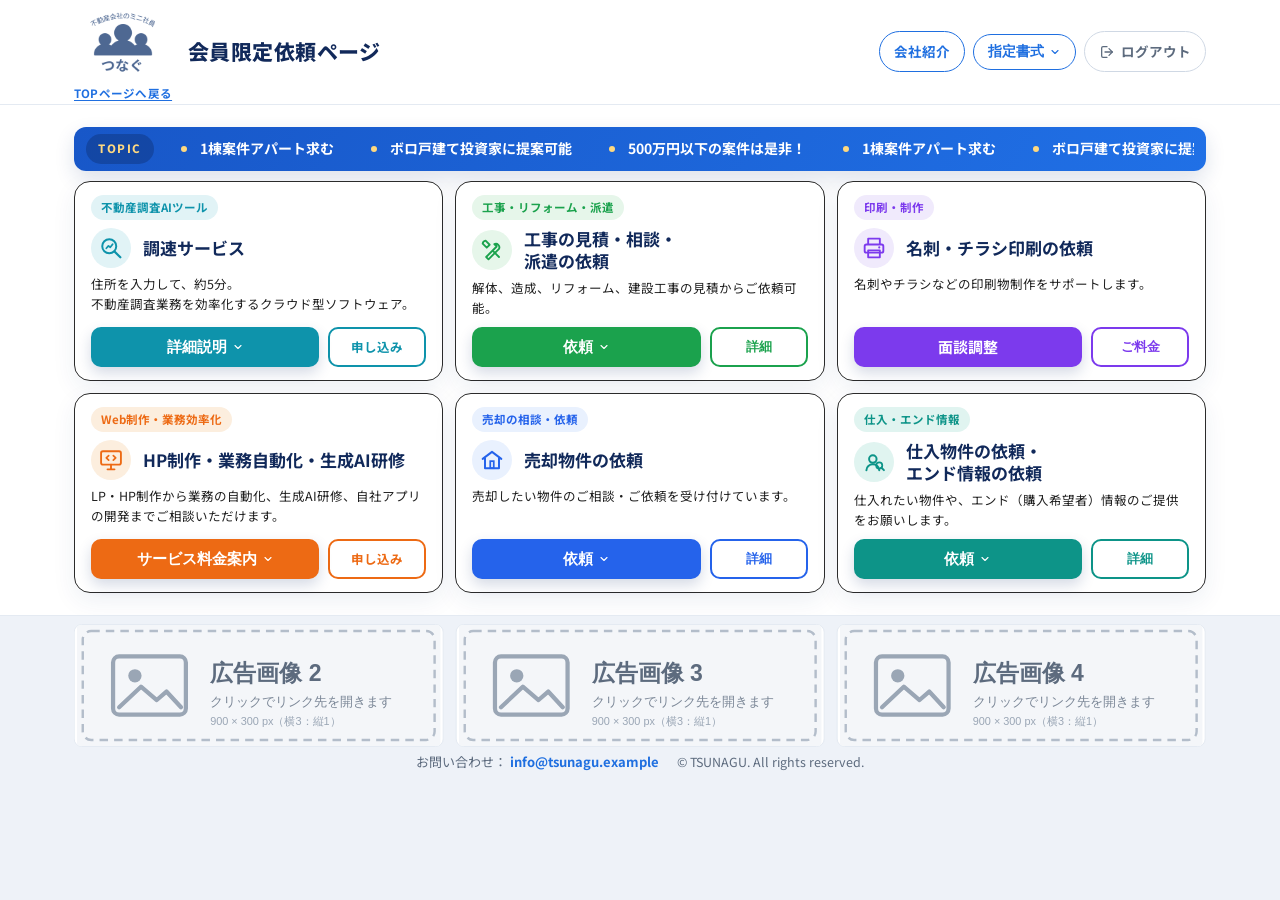
<file: index.html>
<!DOCTYPE html>
<html lang="ja">
<head>
  <meta charset="UTF-8">
  <meta name="viewport" content="width=device-width, initial-scale=1.0">
  <title>つなぐ依頼ページ | TSUNAGU MEMBER PORTAL</title>
  <meta name="description" content="つなぐ会員の皆さまからの各種ご依頼・ご相談を受け付けるページです。ご希望のメニューを選択し、必要な情報をご送信ください。">
  <link rel="preconnect" href="https://fonts.googleapis.com">
  <link rel="preconnect" href="https://fonts.gstatic.com" crossorigin>
  <link href="https://fonts.googleapis.com/css2?family=Noto+Sans+JP:wght@400;500;700;900&display=swap" rel="stylesheet">
  <link rel="stylesheet" href="assets/css/style.css">
</head>
<body>

  <!-- ヘッダー〜カード：テーマ（header.php / template-parts/content-tsunagu.php）の既定表示をそのまま描画したもの -->
  <header class="site-header">
	<div class="container site-header__inner">
		<div class="site-brand">
			<a href="index.html" class="site-logo" title="TOPページへ戻る">
				<img class="site-logo__img" src="assets/img/tsunaglogo.png" alt="つなぐ" width="500" height="500">
				<span class="site-logo__caption">TOPページへ戻る</span>
			</a>
							<h1 class="site-title">会員限定依頼ページ</h1>
					</div>
		<button type="button" class="header-toggle" aria-label="メニューを開く" aria-expanded="false" aria-controls="header-nav">
			<span class="header-toggle__bar"></span>
		</button>
		<nav class="header-actions" id="header-nav">
						<a href="#" class="btn-header btn-header--ghost" target="_blank" rel="noopener">
				<span>会社紹介</span>
			</a>
									<div class="pdf-dropdown header-dropdown">
				<button type="button" class="btn-header btn-header--ghost pdf-trigger" aria-haspopup="true" aria-expanded="false">
					<span>指定書式</span>
					<svg class="pdf-caret" viewBox="0 0 24 24" aria-hidden="true" focusable="false"><path d="M6 9l6 6 6-6" fill="none" stroke="currentColor" stroke-width="2.2" stroke-linecap="round" stroke-linejoin="round"/></svg>
				</button>
				<ul class="pdf-menu" role="menu" hidden>
											<li role="none"><a class="pdf-menu__item" role="menuitem" href="#" download>買付証明書</a></li>
											<li role="none"><a class="pdf-menu__item" role="menuitem" href="#" download>売却合意書</a></li>
									</ul>
			</div>
									<a href="#" class="btn-header btn-header--logout">
				<svg class="icon" viewBox="0 0 24 24" aria-hidden="true" focusable="false">
					<path d="M15 17l5-5-5-5" fill="none" stroke="currentColor" stroke-width="1.9" stroke-linecap="round" stroke-linejoin="round"/>
					<path d="M20 12H9" fill="none" stroke="currentColor" stroke-width="1.9" stroke-linecap="round"/>
					<path d="M12 20H6a2 2 0 0 1-2-2V6a2 2 0 0 1 2-2h6" fill="none" stroke="currentColor" stroke-width="1.9" stroke-linecap="round" stroke-linejoin="round"/>
				</svg>
				<span>ログアウト</span>
			</a>
					</nav>
	</div>
</header>

  <main>

	<!-- サービスメニュー（固定6枚） -->
	<section class="services" id="menu">
		<div class="container">

						<div class="topics" data-reveal>
				<span class="topics__label">TOPIC</span>
				<div class="topics__viewport">
					<ul class="topics__track">
													<li class="topics__item">1棟案件アパート求む</li>
													<li class="topics__item">ボロ戸建て投資家に提案可能</li>
													<li class="topics__item">500万円以下の案件は是非！</li>
											</ul>
				</div>
			</div>
			
			<div class="services__grid">
									<article class="service-card" data-theme="cyan" data-card="6" style="--sp-order:3" data-reveal>
						<span class="service-card__tag">不動産調査AIツール</span>
						<div class="service-card__head">
							<span class="service-card__icon"><svg class="icon" viewBox="0 0 24 24" aria-hidden="true" focusable="false"><circle cx="10.5" cy="10.5" r="6" fill="none" stroke="currentColor" stroke-width="1.7"/><path d="M15 15l5 5" fill="none" stroke="currentColor" stroke-width="1.9" stroke-linecap="round"/><path d="M8 12.2l1.8-2 1.6 1.2 2-2.6" fill="none" stroke="currentColor" stroke-width="1.5" stroke-linecap="round" stroke-linejoin="round"/></svg></span>
							<h3 class="service-card__title">調速サービス</h3>
						</div>
						<p class="service-card__desc">住所を入力して、約5分。<br>
不動産調査業務を効率化するクラウド型ソフトウェア。</p>
						<div class="service-card__actions actions--split">
															<div class="pdf-dropdown actions__primary">
									<button type="button" class="btn btn--solid pdf-trigger" aria-haspopup="true" aria-expanded="false">
										<span>詳細説明</span>
										<svg class="pdf-caret" viewBox="0 0 24 24" aria-hidden="true" focusable="false"><path d="M6 9l6 6 6-6" fill="none" stroke="currentColor" stroke-width="2.2" stroke-linecap="round" stroke-linejoin="round"/></svg>
									</button>
									<ul class="pdf-menu" role="menu" hidden>
																					<li role="none"><a class="pdf-menu__item" role="menuitem" href="#" target="_blank" rel="noopener">営業資料</a></li>
																					<li role="none"><a class="pdf-menu__item" role="menuitem" href="#" target="_blank" rel="noopener">LP（サービスサイト）</a></li>
																					<li role="none"><a class="pdf-menu__item" role="menuitem" href="#" target="_blank" rel="noopener">料金表（PDF）</a></li>
																			</ul>
								</div>
																						<a class="btn btn--outline actions__secondary" href="#">申し込み</a>
													</div>
											</article>
									<article class="service-card" data-theme="green" data-card="3" style="--sp-order:4" data-reveal>
						<span class="service-card__tag">工事・リフォーム・派遣</span>
						<div class="service-card__head">
							<span class="service-card__icon"><svg class="icon" viewBox="0 0 24 24" aria-hidden="true" focusable="false"><path d="M14 7a3 3 0 0 1 4 4l-9 9-2-2 9-9a1 1 0 0 0-1-1z" fill="none" stroke="currentColor" stroke-width="1.6" stroke-linejoin="round"/><path d="M6.5 4l3.5 3.5-2.5 2.5L4 6.5a3 3 0 0 1 2.5-2.5z" fill="none" stroke="currentColor" stroke-width="1.6" stroke-linejoin="round"/><path d="M13 13l5 5" fill="none" stroke="currentColor" stroke-width="1.6" stroke-linecap="round"/></svg></span>
							<h3 class="service-card__title">工事の見積・相談・<br>派遣の依頼</h3>
						</div>
						<p class="service-card__desc">解体、造成、リフォーム、建設工事の見積からご依頼可能。</p>
						<div class="service-card__actions actions--split">
															<div class="pdf-dropdown actions__primary">
									<button type="button" class="btn btn--solid pdf-trigger" aria-haspopup="true" aria-expanded="false">
										<span>依頼</span>
										<svg class="pdf-caret" viewBox="0 0 24 24" aria-hidden="true" focusable="false"><path d="M6 9l6 6 6-6" fill="none" stroke="currentColor" stroke-width="2.2" stroke-linecap="round" stroke-linejoin="round"/></svg>
									</button>
									<ul class="pdf-menu" role="menu" hidden>
																					<li role="none"><a class="pdf-menu__item" role="menuitem" href="#">工事の見積依頼</a></li>
																					<li role="none"><a class="pdf-menu__item" role="menuitem" href="#">リフォームの見積依頼</a></li>
																			</ul>
								</div>
																						<button type="button" class="btn btn--outline actions__secondary popup-trigger" data-popup="popup-c3" data-popup-title="工事・リフォーム・派遣について">詳細</button>
													</div>
												<div class="popup-content" id="popup-c3" hidden><p>つなぐ提携会社様をご紹介可能です。まずは実際の現場の見積からおつなぎ致します。</p><p>大切な弊社のパートナー企業様をおつなぎ致しますので、軽率な依頼はご遠慮ください。</p></div>
											</article>
									<article class="service-card" data-theme="purple" data-card="4" style="--sp-order:5" data-reveal>
						<span class="service-card__tag">印刷・制作</span>
						<div class="service-card__head">
							<span class="service-card__icon"><svg class="icon" viewBox="0 0 24 24" aria-hidden="true" focusable="false"><path d="M7 9V4h10v5" fill="none" stroke="currentColor" stroke-width="1.6" stroke-linejoin="round"/><rect x="4" y="9" width="16" height="7" rx="1.5" fill="none" stroke="currentColor" stroke-width="1.6"/><rect x="7" y="14" width="10" height="6" fill="none" stroke="currentColor" stroke-width="1.6" stroke-linejoin="round"/><circle cx="16.5" cy="11.5" r="0.9" fill="currentColor"/></svg></span>
							<h3 class="service-card__title">名刺・チラシ印刷の依頼</h3>
						</div>
						<p class="service-card__desc">名刺やチラシなどの印刷物制作をサポートします。</p>
						<div class="service-card__actions actions--split">
															<a class="btn btn--solid actions__primary" href="#">面談調整</a>
																						<button type="button" class="btn btn--outline actions__secondary popup-trigger" data-popup="popup-c4" data-popup-title="印刷メニュー・料金表">ご料金</button>
													</div>
												<div class="popup-content" id="popup-c4" hidden><object class="popup-pdf" data="assets/pdf/print-pricing.pdf" type="application/pdf" title="印刷メニュー・料金表"><p class="popup-note">PDFをこの場で表示できない環境のようです。下のリンクからご覧ください。</p></object><p class="popup-note"><a href="assets/pdf/print-pricing.pdf" target="_blank" rel="noopener">PDFを新しいタブで開く →</a></p></div>
											</article>
									<article class="service-card" data-theme="orange" data-card="5" style="--sp-order:6" data-reveal>
						<span class="service-card__tag">Web制作・業務効率化</span>
						<div class="service-card__head">
							<span class="service-card__icon"><svg class="icon" viewBox="0 0 24 24" aria-hidden="true" focusable="false"><rect x="3.5" y="4.5" width="17" height="11.5" rx="1.6" fill="none" stroke="currentColor" stroke-width="1.6"/><path d="M9 20h6M12 16v4" fill="none" stroke="currentColor" stroke-width="1.6" stroke-linecap="round"/><path d="M10 8.3L8 10.2l2 1.9M14 8.3l2 1.9-2 1.9" fill="none" stroke="currentColor" stroke-width="1.5" stroke-linecap="round" stroke-linejoin="round"/></svg></span>
							<h3 class="service-card__title">HP制作・業務自動化・生成AI研修</h3>
						</div>
						<p class="service-card__desc">LP・HP制作から業務の自動化、生成AI研修、自社アプリの開発までご相談いただけます。</p>
						<div class="service-card__actions actions--split">
															<div class="pdf-dropdown actions__primary">
									<button type="button" class="btn btn--solid pdf-trigger" aria-haspopup="true" aria-expanded="false">
										<span>サービス料金案内</span>
										<svg class="pdf-caret" viewBox="0 0 24 24" aria-hidden="true" focusable="false"><path d="M6 9l6 6 6-6" fill="none" stroke="currentColor" stroke-width="2.2" stroke-linecap="round" stroke-linejoin="round"/></svg>
									</button>
									<ul class="pdf-menu" role="menu" hidden>
																					<li role="none"><a class="pdf-menu__item" role="menuitem" href="#" target="_blank" rel="noopener">LP・HP掲載型</a></li>
																					<li role="none"><a class="pdf-menu__item" role="menuitem" href="#" target="_blank" rel="noopener">業務自動化の相談</a></li>
																					<li role="none"><a class="pdf-menu__item" role="menuitem" href="#" target="_blank" rel="noopener">生成AI研修の相談</a></li>
																					<li role="none"><a class="pdf-menu__item" role="menuitem" href="#" target="_blank" rel="noopener">自社アプリ開発の相談</a></li>
																			</ul>
								</div>
																						<a class="btn btn--outline actions__secondary" href="#">申し込み</a>
													</div>
											</article>
									<article class="service-card" data-theme="blue" data-card="1" style="--sp-order:1" data-reveal>
						<span class="service-card__tag">売却の相談・依頼</span>
						<div class="service-card__head">
							<span class="service-card__icon"><svg class="icon" viewBox="0 0 24 24" aria-hidden="true" focusable="false"><path d="M4 11l8-6 8 6" fill="none" stroke="currentColor" stroke-width="1.7" stroke-linecap="round" stroke-linejoin="round"/><path d="M6 10v9h12v-9" fill="none" stroke="currentColor" stroke-width="1.7" stroke-linejoin="round"/><rect x="10.5" y="13" width="3" height="6" fill="none" stroke="currentColor" stroke-width="1.5"/></svg></span>
							<h3 class="service-card__title">売却物件の依頼</h3>
						</div>
						<p class="service-card__desc">売却したい物件のご相談・ご依頼を受け付けています。</p>
						<div class="service-card__actions actions--split">
															<div class="pdf-dropdown actions__primary">
									<button type="button" class="btn btn--solid pdf-trigger" aria-haspopup="true" aria-expanded="false">
										<span>依頼</span>
										<svg class="pdf-caret" viewBox="0 0 24 24" aria-hidden="true" focusable="false"><path d="M6 9l6 6 6-6" fill="none" stroke="currentColor" stroke-width="2.2" stroke-linecap="round" stroke-linejoin="round"/></svg>
									</button>
									<ul class="pdf-menu" role="menu" hidden>
																					<li role="none"><a class="pdf-menu__item" role="menuitem" href="#">自社物件の売却依頼</a></li>
																					<li role="none"><a class="pdf-menu__item" role="menuitem" href="#">仲介物件の売却依頼</a></li>
																			</ul>
								</div>
																						<button type="button" class="btn btn--outline actions__secondary popup-trigger" data-popup="popup-c1" data-popup-title="売却のご相談について">詳細</button>
													</div>
												<div class="popup-content" id="popup-c1" hidden><p>自社物件の売却や、一般のお客様から預かった物件の売却依頼はこちらからご依頼ください。</p><ul><li>水面下で進めたい</li><li>まずは強気価格で出したい</li><li>仲介手数料を事前に定めた上で案件を出したい。</li></ul><p>など、柔軟なご依頼が可能です。</p></div>
											</article>
									<article class="service-card" data-theme="teal" data-card="2" style="--sp-order:2" data-reveal>
						<span class="service-card__tag">仕入・エンド情報</span>
						<div class="service-card__head">
							<span class="service-card__icon"><svg class="icon" viewBox="0 0 24 24" aria-hidden="true" focusable="false"><circle cx="11" cy="9.5" r="3.2" fill="none" stroke="currentColor" stroke-width="1.7"/><path d="M5.5 19c0-3 2.6-5 5.5-5s5.5 2 5.5 5" fill="none" stroke="currentColor" stroke-width="1.7" stroke-linecap="round"/><circle cx="16.5" cy="15" r="2.6" fill="none" stroke="currentColor" stroke-width="1.5"/><line x1="18.4" y1="16.9" x2="20.5" y2="19" stroke="currentColor" stroke-width="1.7" stroke-linecap="round"/></svg></span>
							<h3 class="service-card__title">仕入物件の依頼・<br>エンド情報の依頼</h3>
						</div>
						<p class="service-card__desc">仕入れたい物件や、エンド（購入希望者）情報のご提供をお願いします。</p>
						<div class="service-card__actions actions--split">
															<div class="pdf-dropdown actions__primary">
									<button type="button" class="btn btn--solid pdf-trigger" aria-haspopup="true" aria-expanded="false">
										<span>依頼</span>
										<svg class="pdf-caret" viewBox="0 0 24 24" aria-hidden="true" focusable="false"><path d="M6 9l6 6 6-6" fill="none" stroke="currentColor" stroke-width="2.2" stroke-linecap="round" stroke-linejoin="round"/></svg>
									</button>
									<ul class="pdf-menu" role="menu" hidden>
																					<li role="none"><a class="pdf-menu__item" role="menuitem" href="#">自社購入の仕入基準を依頼</a></li>
																					<li role="none"><a class="pdf-menu__item" role="menuitem" href="#">一般買主の購入ニーズを依頼</a></li>
																			</ul>
								</div>
																						<button type="button" class="btn btn--outline actions__secondary popup-trigger" data-popup="popup-c2" data-popup-title="仕入・エンド情報について">詳細</button>
													</div>
												<div class="popup-content" id="popup-c2" hidden><p>自社物件の仕入や、一般のお客様が希望されるニーズ情報の共有はこちらからご依頼ください。</p><p>案件情報のうち、約70%が未公開案件であり、値下げ案件も多くございます。仕入にも適した案件情報をご提供致します。</p></div>
											</article>
							</div>
		</div>
	</section>

</main>

  <!-- ============================================================
       フッター  [ACF] footer_copyright
  ============================================================ -->
  <footer class="site-footer">
	<section class="tsg-pickup" aria-label="広告">
	<div class="tsg-pickup__inner">
		<div class="tsg-pickup__viewport" data-interval="4000">
			<ul class="tsg-pickup__track">
									<li class="tsg-pickup__item">
													<a class="tsg-pickup__link" href="#" target="_blank" rel="sponsored noopener"><img src="assets/img/sample-pickup-1.svg" width="600" height="200" class="tsg-pickup__img" alt="広告画像1" sizes="300px" loading="lazy" decoding="async"></a>
											</li>
									<li class="tsg-pickup__item">
													<a class="tsg-pickup__link" href="#" target="_blank" rel="sponsored noopener"><img src="assets/img/sample-pickup-2.svg" width="600" height="200" class="tsg-pickup__img" alt="広告画像2" sizes="300px" loading="lazy" decoding="async"></a>
											</li>
									<li class="tsg-pickup__item">
													<a class="tsg-pickup__link" href="#" target="_blank" rel="sponsored noopener"><img src="assets/img/sample-pickup-3.svg" width="600" height="200" class="tsg-pickup__img" alt="広告画像3" sizes="300px" loading="lazy" decoding="async"></a>
											</li>
									<li class="tsg-pickup__item">
													<a class="tsg-pickup__link" href="#" target="_blank" rel="sponsored noopener"><img src="assets/img/sample-pickup-4.svg" width="600" height="200" class="tsg-pickup__img" alt="広告画像4" sizes="300px" loading="lazy" decoding="async"></a>
											</li>
							</ul>
		</div>
	</div>
</section>
	<div class="container site-footer__bottom">
						<p class="site-footer__contact">
			<span>お問い合わせ：</span>
			<a href="mailto:info@tsunagu.example">info@tsunagu.example</a>
		</p>
				<small class="site-footer__copy">© TSUNAGU. All rights reserved.</small>
	</div>
</footer>

  <!-- ============================================================
       共通ポップアップ（右ボタン用）
  ============================================================ -->
  <div class="modal" id="modal" hidden>
    <div class="modal__overlay" data-close></div>
    <div class="modal__dialog" role="dialog" aria-modal="true" aria-labelledby="modal-title">
      <button type="button" class="modal__close" data-close aria-label="閉じる">&times;</button>
      <h3 class="modal__title" id="modal-title"></h3>
      <div class="modal__body"></div>
    </div>
  </div>

  <script src="assets/js/main.js"></script>
</body>
</html>
</file>
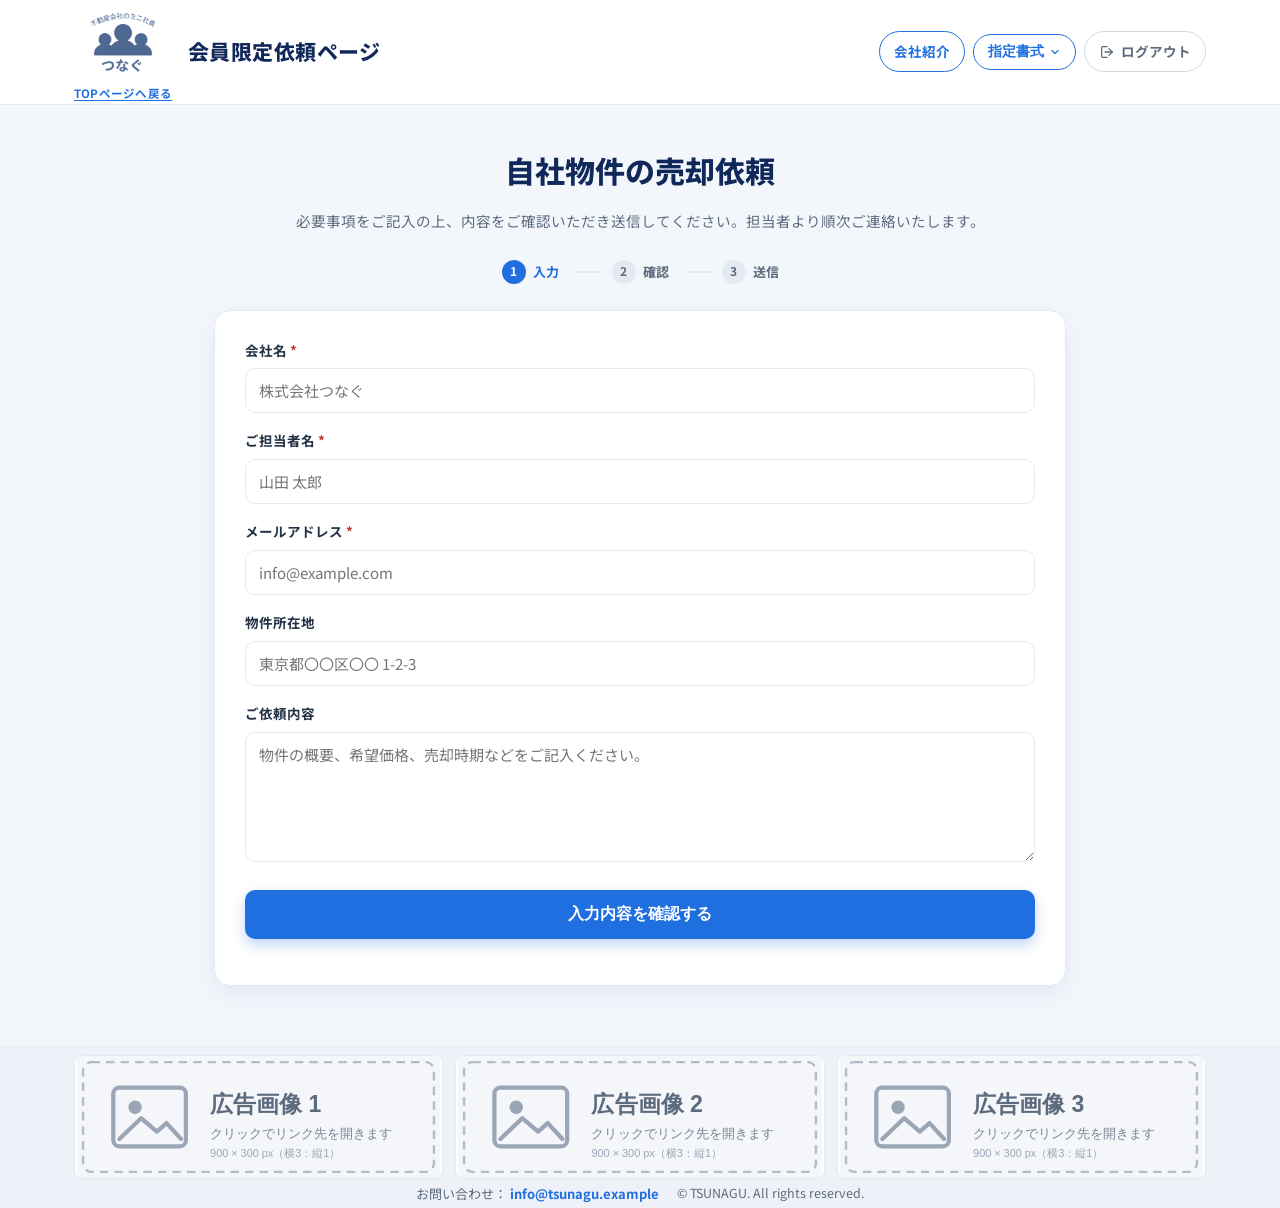
<file: form.html>
<!DOCTYPE html>
<html lang="ja">
<head>
  <meta charset="UTF-8">
  <meta name="viewport" content="width=device-width, initial-scale=1.0">
  <title>自社物件の売却依頼 | つなぐ依頼ページ</title>
  <meta name="robots" content="noindex, nofollow">
  <link rel="preconnect" href="https://fonts.googleapis.com">
  <link rel="preconnect" href="https://fonts.gstatic.com" crossorigin>
  <link href="https://fonts.googleapis.com/css2?family=Noto+Sans+JP:wght@400;500;700;900&display=swap" rel="stylesheet">
  <link rel="stylesheet" href="assets/css/style.css">
</head>
<body>

  <!-- ヘッダー（共通・簡略） -->
  <header class="site-header">
	<div class="container site-header__inner">
		<div class="site-brand">
			<a href="index.html" class="site-logo" title="TOPページへ戻る">
				<img class="site-logo__img" src="assets/img/tsunaglogo.png" alt="つなぐ" width="500" height="500">
				<span class="site-logo__caption">TOPページへ戻る</span>
			</a>
							<p class="site-title">会員限定依頼ページ</p>
					</div>
		<button type="button" class="header-toggle" aria-label="メニューを開く" aria-expanded="false" aria-controls="header-nav">
			<span class="header-toggle__bar"></span>
		</button>
		<nav class="header-actions" id="header-nav">
						<a href="#" class="btn-header btn-header--ghost" target="_blank" rel="noopener">
				<span>会社紹介</span>
			</a>
									<div class="pdf-dropdown header-dropdown">
				<button type="button" class="btn-header btn-header--ghost pdf-trigger" aria-haspopup="true" aria-expanded="false">
					<span>指定書式</span>
					<svg class="pdf-caret" viewBox="0 0 24 24" aria-hidden="true" focusable="false"><path d="M6 9l6 6 6-6" fill="none" stroke="currentColor" stroke-width="2.2" stroke-linecap="round" stroke-linejoin="round"/></svg>
				</button>
				<ul class="pdf-menu" role="menu" hidden>
											<li role="none"><a class="pdf-menu__item" role="menuitem" href="#" download>買付証明書</a></li>
											<li role="none"><a class="pdf-menu__item" role="menuitem" href="#" download>売却合意書</a></li>
									</ul>
			</div>
									<a href="#" class="btn-header btn-header--logout">
				<svg class="icon" viewBox="0 0 24 24" aria-hidden="true" focusable="false">
					<path d="M15 17l5-5-5-5" fill="none" stroke="currentColor" stroke-width="1.9" stroke-linecap="round" stroke-linejoin="round"/>
					<path d="M20 12H9" fill="none" stroke="currentColor" stroke-width="1.9" stroke-linecap="round"/>
					<path d="M12 20H6a2 2 0 0 1-2-2V6a2 2 0 0 1 2-2h6" fill="none" stroke="currentColor" stroke-width="1.9" stroke-linecap="round" stroke-linejoin="round"/>
				</svg>
				<span>ログアウト</span>
			</a>
					</nav>
	</div>
	</header>

  <!-- ============================================================
       フォームページ（デザイン確認用モック）
       ※ WPテンプレート「つなぐ フォームページ」= 固定ページ名 + 説明 + ステップ + CF7フォーム
  ============================================================ -->
  <main class="formpage">
    <div class="container formpage__inner">

      <!-- 固定ページ名（WPでは the_title()） -->
      <h1 class="formpage__title">自社物件の売却依頼</h1>

      <!-- 説明（ACF: form_desc） -->
      <p class="formpage__desc">必要事項をご記入の上、内容をご確認いただき送信してください。担当者より順次ご連絡いたします。</p>

      <!-- 入力 → 確認 → 送信 -->
      <ol class="formsteps" aria-label="入力の流れ">
        <li class="formsteps__item is-current"><span class="formsteps__num">1</span>入力</li>
        <li class="formsteps__item"><span class="formsteps__num">2</span>確認</li>
        <li class="formsteps__item"><span class="formsteps__num">3</span>送信</li>
      </ol>

      <!-- フォーム（WPでは ACF: form_shortcode の CF7 を do_shortcode で出力）。以下はサンプル -->
      <div class="formpage__form">
        <form onsubmit="return false;">
          <p><label>会社名 <span aria-hidden="true" style="color:#c0392b">*</span><input type="text" placeholder="株式会社つなぐ"></label></p>
          <p><label>ご担当者名 <span aria-hidden="true" style="color:#c0392b">*</span><input type="text" placeholder="山田 太郎"></label></p>
          <p><label>メールアドレス <span aria-hidden="true" style="color:#c0392b">*</span><input type="email" placeholder="info@example.com"></label></p>
          <p><label>物件所在地<input type="text" placeholder="東京都〇〇区〇〇 1-2-3"></label></p>
          <p><label>ご依頼内容<textarea placeholder="物件の概要、希望価格、売却時期などをご記入ください。"></textarea></label></p>
          <p><input type="submit" value="入力内容を確認する"></p>
        </form>
      </div>

    </div>
  </main>

  <footer class="site-footer">
	<section class="tsg-pickup" aria-label="広告">
	<div class="tsg-pickup__inner">
		<div class="tsg-pickup__viewport" data-interval="4000">
			<ul class="tsg-pickup__track">
									<li class="tsg-pickup__item">
													<a class="tsg-pickup__link" href="#" target="_blank" rel="sponsored noopener"><img src="assets/img/sample-pickup-1.svg" width="600" height="200" class="tsg-pickup__img" alt="広告画像1" sizes="300px" loading="lazy" decoding="async"></a>
											</li>
									<li class="tsg-pickup__item">
													<a class="tsg-pickup__link" href="#" target="_blank" rel="sponsored noopener"><img src="assets/img/sample-pickup-2.svg" width="600" height="200" class="tsg-pickup__img" alt="広告画像2" sizes="300px" loading="lazy" decoding="async"></a>
											</li>
									<li class="tsg-pickup__item">
													<a class="tsg-pickup__link" href="#" target="_blank" rel="sponsored noopener"><img src="assets/img/sample-pickup-3.svg" width="600" height="200" class="tsg-pickup__img" alt="広告画像3" sizes="300px" loading="lazy" decoding="async"></a>
											</li>
									<li class="tsg-pickup__item">
													<a class="tsg-pickup__link" href="#" target="_blank" rel="sponsored noopener"><img src="assets/img/sample-pickup-4.svg" width="600" height="200" class="tsg-pickup__img" alt="広告画像4" sizes="300px" loading="lazy" decoding="async"></a>
											</li>
							</ul>
		</div>
	</div>
</section>
	<div class="container site-footer__bottom">
						<p class="site-footer__contact">
			<span>お問い合わせ：</span>
			<a href="mailto:info@tsunagu.example">info@tsunagu.example</a>
		</p>
				<small class="site-footer__copy">© TSUNAGU. All rights reserved.</small>
	</div>
</footer>


  <script src="assets/js/main.js"></script>
</body>
</html>
</file>
<file: assets/css/style.css>
@charset "UTF-8";
/* ============================================================
   つなぐ依頼ページ - スタイルシート
   構成：1.変数  2.ベース  3.共通ボタン  4.ヘッダー  5.ヒーロー
        6.おすすめツール  7.サービスカード  8.相談CTA  9.フッター
        10.出現アニメ  11.レスポンシブ
   ※ 色テーマはカードの data-theme で切替（--c / --c-bg）
   ============================================================ */

/* ---------- 1. 変数 ---------- */
:root {
  --brand:       #1f6fe0;
  --brand-dark:  #0d3fa6;
  --navy:        #11295a;
  --ink:         #233244;
  --muted:       #5d6b7e;
  --line:        #e4eaf2;
  --bg:          #ffffff;
  --bg-soft:     #f3f7fc;

  --radius:      16px;
  --radius-sm:   10px;
  --shadow:      0 10px 30px rgba(20, 52, 110, 0.08);
  --shadow-card: 0 8px 24px rgba(20, 52, 110, 0.07);

  --container:   1180px;
  --gutter:      24px;

  --font: "Noto Sans JP", -apple-system, BlinkMacSystemFont, "Hiragino Sans",
          "Yu Gothic UI", "Meiryo", sans-serif;
}

/* ---------- 2. ベース ---------- */
*, *::before, *::after { box-sizing: border-box; }

html { -webkit-text-size-adjust: 100%; scroll-behavior: smooth; }

body {
  margin: 0;
  font-family: var(--font);
  color: var(--ink);
  background: var(--bg);
  line-height: 1.7;
  -webkit-font-smoothing: antialiased;
  text-rendering: optimizeLegibility;
}

img, svg { display: block; max-width: 100%; }
a { color: inherit; text-decoration: none; }
ul { list-style: none; margin: 0; padding: 0; }
h1, h2, h3, p { margin: 0; }

.icon { width: 1.25em; height: 1.25em; flex: none; }

.container {
  width: 100%;
  max-width: var(--container);
  margin-inline: auto;
  padding-inline: var(--gutter);
}

/* ---------- 3. 共通ボタン ---------- */
.btn {
  display: inline-flex;
  align-items: center;
  justify-content: center;
  gap: 8px;
  padding: 12px 18px;
  border-radius: var(--radius-sm);
  font-weight: 700;
  font-size: 15px;
  line-height: 1.3;
  text-align: center;
  white-space: nowrap;
  border: 2px solid transparent;
  cursor: pointer;
  transition: transform .15s ease, box-shadow .15s ease, background-color .15s ease,
              color .15s ease, border-color .15s ease;
}
.btn:hover { transform: translateY(-2px); }
.btn:active { transform: translateY(0); }

/* テーマ依存（カード内）：--c / --c-bg を利用 */
.btn--outline {
  background: #fff;
  color: var(--c, var(--brand));
  border-color: var(--c, var(--brand));
}
.btn--outline:hover { background: var(--c-bg, #eef4ff); }

.btn--solid {
  background: var(--c, var(--brand));
  color: #fff;
  box-shadow: 0 6px 14px rgba(20, 52, 110, 0.18);
}
.btn--solid:hover { filter: brightness(1.06); }

.btn--white {
  background: #fff;
  color: var(--brand-dark);
}
.btn--white:hover { box-shadow: 0 10px 24px rgba(0, 0, 0, 0.18); }

/* ---------- 4. ヘッダー ---------- */
.site-header {
  position: sticky;
  top: 0;
  z-index: 50;
  background: rgba(255, 255, 255, 0.92);
  backdrop-filter: blur(8px);
  border-bottom: 1px solid var(--line);
}
.site-header__inner {
  display: flex;
  align-items: center;
  justify-content: space-between;
  min-height: 92px;
}
/* ロゴ＋その下の「TOPページへ戻る」テキスト */
.site-logo {
  display: inline-flex;
  flex-direction: column;
  align-items: center;
  gap: 0;
  transition: opacity .15s ease;
}
.site-logo:hover { opacity: .8; }
.site-logo__img { display: block; height: 88px; width: auto; margin-bottom: -4px; }
.site-logo__caption {
  font-size: 11.5px;
  font-weight: 700;
  color: var(--brand);
  letter-spacing: .02em;
  white-space: nowrap;
  text-decoration: underline;
  text-underline-offset: 2px;
  text-decoration-thickness: 1px;
}
.site-logo:hover .site-logo__caption { color: var(--brand-dark); }

/* ロゴの右にページ名（会員限定依頼ページ） */
.site-brand { display: inline-flex; flex: none; align-items: center; gap: 16px; }
.site-title {
  margin: 0;
  font-size: 21px;
  font-weight: 800;
  color: var(--navy);
  letter-spacing: .02em;
  line-height: 1.3;
  white-space: nowrap;
}

/* ヘッダーの「指定書式」プルダウン（カードのプルダウンと同じ部品） */
.header-dropdown .pdf-trigger { width: auto; }
.header-dropdown .pdf-menu { left: auto; right: 0; }

.header-actions { display: inline-flex; align-items: center; gap: 8px; flex-wrap: wrap; justify-content: flex-end; }
.btn-header {
  display: inline-flex;
  align-items: center;
  gap: 6px;
  padding: 8px 14px;
  border-radius: 999px;
  font-weight: 700;
  font-size: 13.5px;
  white-space: nowrap;
  border: 1.5px solid var(--brand);
  transition: background-color .15s ease, color .15s ease, filter .15s ease, box-shadow .15s ease;
}
.btn-header .icon { width: 16px; height: 16px; }
.btn-header--ghost { color: var(--brand); background: #fff; }
.btn-header--ghost:hover { background: #eaf3ff; }
.btn-header--solid { color: #fff; background: var(--brand); box-shadow: 0 6px 14px rgba(31, 111, 224, .28); }
.btn-header--solid:hover { filter: brightness(1.06); }
/* ログアウト：他のボタンと区別するため灰色の控えめな見た目 */
.btn-header--logout { color: var(--muted); background: #fff; border-color: #cfd8e4; }
.btn-header--logout:hover { color: var(--ink); background: #f3f6fa; }
/* タブレット幅（ハンバーガー表示の手前）：ヘッダーのボタンを詰めて1行に収める */
@media (min-width: 681px) and (max-width: 960px) {
  .header-actions { gap: 6px; }
  .btn-header { padding: 7px 10px; font-size: 12.5px; gap: 4px; }
  .site-title { font-size: 16px; }
}

/* ハンバーガー（スマホのみ表示） */
.header-toggle { display: none; }
.header-toggle {
  position: relative;
  width: 44px;
  height: 44px;
  border: 1.5px solid var(--brand);
  border-radius: 10px;
  background: #fff;
  cursor: pointer;
  flex: none;
}
.header-toggle__bar,
.header-toggle__bar::before,
.header-toggle__bar::after {
  position: absolute;
  left: 50%;
  width: 20px;
  height: 2px;
  border-radius: 2px;
  background: var(--brand);
  transition: transform .2s ease, opacity .2s ease, background-color .2s ease;
}
.header-toggle__bar { top: 50%; transform: translate(-50%, -50%); }
.header-toggle__bar::before { content: ""; top: -6px; transform: translateX(-50%); }
.header-toggle__bar::after  { content: ""; top: 6px;  transform: translateX(-50%); }
.header-toggle.is-open .header-toggle__bar { background: transparent; }
.header-toggle.is-open .header-toggle__bar::before { top: 0; transform: translateX(-50%) rotate(45deg); }
.header-toggle.is-open .header-toggle__bar::after  { top: 0; transform: translateX(-50%) rotate(-45deg); }

/* ---------- 5. ヒーロー ---------- */
.hero {
  position: relative;
  overflow: hidden;
  background: linear-gradient(180deg, #eaf3ff 0%, #f4f9ff 55%, #ffffff 100%);
  padding-block: 20px 34px;
}
.hero__skyline {
  position: absolute;
  inset: auto 0 0 0;
  width: 100%;
  aspect-ratio: 2104 / 747;
  background: url("../img/tsungau_back.png") no-repeat bottom center / 100% auto;
  -webkit-mask-image: linear-gradient(to bottom, transparent 0, #000 34%);
          mask-image: linear-gradient(to bottom, transparent 0, #000 34%);
  z-index: 0;
  pointer-events: none;
}
.hero__inner {
  position: relative;
  z-index: 1;
  display: grid;
  grid-template-columns: minmax(0, 1.05fr) minmax(330px, 0.95fr);
  gap: 40px;
  align-items: center;
}
.hero__badge {
  display: inline-flex;
  align-items: center;
  gap: 8px;
  background: var(--brand);
  color: #fff;
  font-weight: 700;
  font-size: 13px;
  letter-spacing: .08em;
  padding: 7px 16px;
  border-radius: 999px;
  box-shadow: 0 6px 16px rgba(31, 111, 224, 0.3);
}
.hero__title {
  margin-top: 16px;
  font-size: clamp(28px, 3.2vw, 44px);
  font-weight: 900;
  line-height: 1.18;
  letter-spacing: .01em;
  color: var(--navy);
}
.hero__lead {
  margin-top: 14px;
  max-width: 540px;
  font-size: 15px;
  color: var(--muted);
}
.hero__contact {
  margin-top: 14px;
  display: inline-flex;
  align-items: center;
  gap: 10px;
  padding: 8px 16px;
  background: #fff;
  border: 1px solid var(--line);
  border-radius: 999px;
  box-shadow: 0 6px 14px rgba(20, 52, 110, .08);
  font-size: 14px;
}
.hero__contact-label { color: var(--muted); font-weight: 700; font-size: 12.5px; letter-spacing: .04em; }
.hero__contact-mail {
  color: var(--brand);
  font-weight: 700;
  text-decoration: none;
  border-bottom: 1px dashed transparent;
}
.hero__contact-mail:hover { border-bottom-color: var(--brand); }

/* ご利用について カード */
.info-card {
  background: #fff;
  border: 1px solid var(--line);
  border-radius: var(--radius);
  box-shadow: var(--shadow);
  padding: 24px 26px;
}
.info-card__head {
  display: flex;
  gap: 14px;
  align-items: flex-start;
  padding-bottom: 18px;
  border-bottom: 1px dashed var(--line);
}
.info-card__head-icon {
  display: inline-flex;
  align-items: center;
  justify-content: center;
  width: 42px;
  height: 42px;
  flex: none;
  border-radius: 50%;
  background: #eaf3ff;
  color: var(--brand);
}
.info-card__head-icon .icon { width: 24px; height: 24px; }
.info-card__title { font-size: 17px; font-weight: 700; color: var(--navy); }
.info-card__desc { margin-top: 4px; font-size: 13px; color: var(--muted); line-height: 1.6; }

.info-card__list {
  display: grid;
  grid-template-columns: repeat(3, 1fr);
  gap: 10px;
  padding-top: 18px;
}
.info-item__link {
  display: flex;
  flex-direction: column;
  align-items: center;
  text-align: center;
  gap: 8px;
  padding: 6px 4px;
  border-radius: 12px;
  color: var(--ink);
  transition: background-color .15s ease;
}
.info-item__link:hover { background: var(--bg-soft); }
.info-item__link:hover .info-item__icon { background: var(--brand); color: #fff; }
.info-item__icon {
  display: inline-flex;
  align-items: center;
  justify-content: center;
  width: 50px;
  height: 50px;
  border-radius: 14px;
  background: var(--bg-soft);
  color: var(--brand);
  transition: background-color .15s ease, color .15s ease;
}
.info-item__icon .icon { width: 26px; height: 26px; }
.info-item__label { font-size: 12.5px; font-weight: 500; color: var(--ink); line-height: 1.4; }

/* ---------- 6. おすすめツール（調速） ---------- */
.hero__promo { position: relative; z-index: 1; }
.featured__box {
  position: relative;
  display: flex;
  flex-direction: column;
  gap: 10px;
  text-align: center;
  background: linear-gradient(150deg, #0a2569 0%, #123a9e 58%, #1c54c8 100%);
  border-radius: 18px;
  padding: 18px 20px 16px;
  box-shadow: 0 16px 36px rgba(10, 37, 105, 0.28);
  overflow: hidden;
}
.featured__box::after { /* 装飾の光彩（プレースホルダー） */
  content: "";
  position: absolute;
  right: -60px; top: -80px;
  width: 260px; height: 260px;
  background: radial-gradient(circle, rgba(99, 160, 255, .35), transparent 70%);
  pointer-events: none;
}
.featured__ribbon {
  position: absolute;
  top: -16px;
  left: 22px;
  z-index: 3;
  display: inline-flex;
  align-items: center;
  gap: 6px;
  background: linear-gradient(180deg, #fbe2a0, #e3b25c);
  color: #5a3d08;
  font-size: 13px;
  font-weight: 700;
  letter-spacing: .04em;
  padding: 9px 18px 9px 16px;
  border-radius: 999px;
  box-shadow: 0 10px 22px rgba(216, 158, 56, .35),
              0 2px 4px rgba(0, 0, 0, .12);
  transform-origin: center;
  animation: ribbon-float 4.2s ease-in-out infinite;
}
.featured__ribbon::before {
  content: "";
  display: inline-block;
  width: 10px;
  height: 10px;
  background: #fff8e1;
  clip-path: polygon(50% 0, 61% 38%, 100% 38%, 68% 60%, 80% 100%, 50% 76%, 20% 100%, 32% 60%, 0 38%, 39% 38%);
  filter: drop-shadow(0 1px 1px rgba(120, 80, 0, .25));
}
@keyframes ribbon-float {
  0%, 100% { transform: translateY(0) rotate(-3deg); }
  50%      { transform: translateY(-6px) rotate(-3deg); }
}
@media (prefers-reduced-motion: reduce) {
  .featured__ribbon { animation: none; transform: rotate(-3deg); }
}
.featured__brand {
  display: flex;
  align-items: center;
  justify-content: center;
}
.featured__logo {
  display: block;
  height: 96px;
  width: auto;
  background: #fff;
  border-radius: 14px;
  padding: 8px 16px;
  box-shadow: 0 6px 16px rgba(0, 0, 0, .18);
}
.featured__body { color: #eaf1ff; }
.featured__product {
  display: flex;
  align-items: center;
  justify-content: center;
  flex-wrap: wrap;
  gap: 8px;
  font-size: 16px;
  font-weight: 700;
  color: #fff;
}
.featured__pill {
  font-size: 11.5px;
  font-weight: 700;
  color: #0d3fa6;
  background: #cfe2ff;
  padding: 3px 10px;
  border-radius: 999px;
}
.featured__text { margin-top: 4px; font-size: 12.5px; color: #c8d8f5; line-height: 1.6; }
.featured__btn { align-self: stretch; justify-content: center; padding: 10px 18px; font-size: 14px; }
.featured__btn .icon { width: 18px; height: 18px; }

/* ---------- 7. サービスカード ---------- */
/* 6枚のカードの上下の余白：画面の高さに応じて 14〜36px（低い画面でも1画面に収まる範囲） */
.services { padding-block: clamp(14px, 2.5vh, 36px); background: #fff; }
.services__grid {
  display: grid;
  grid-template-columns: repeat(3, 1fr);
  gap: 12px;
}

.service-card {
  --c: var(--brand);
  --c-bg: #eef4ff;
  display: flex;
  flex-direction: column;
  background: #fff;
  border: 1px solid #2b2b2b;
  border-radius: var(--radius);
  box-shadow: var(--shadow-card);
  padding: 13px 16px 13px;
}

/* カラーテーマ */
.service-card[data-theme="blue"]   { --c:#2563eb; --c-bg:#e9f1fe; }
.service-card[data-theme="teal"]   { --c:#0d9488; --c-bg:#e0f4f0; }
.service-card[data-theme="green"]  { --c:#1ba24d; --c-bg:#e6f6ea; }
.service-card[data-theme="purple"] { --c:#7c3aed; --c-bg:#f0eafc; }
.service-card[data-theme="orange"] { --c:#ed6a14; --c-bg:#fceede; }
.service-card[data-theme="cyan"]   { --c:#0e93ab; --c-bg:#e1f3f6; }

.service-card__tag {
  align-self: flex-start;
  font-size: 11.5px;
  font-weight: 700;
  color: var(--c);
  background: var(--c-bg);
  padding: 3px 10px;
  border-radius: 999px;
}
.service-card__head {
  display: flex;
  align-items: center;
  gap: 12px;
  margin-top: 8px;
}
.service-card__icon {
  display: inline-flex;
  align-items: center;
  justify-content: center;
  width: 40px;
  height: 40px;
  flex: none;
  border-radius: 50%;
  background: var(--c-bg);
  color: var(--c);
}
.service-card__icon .icon { width: 28px; height: 28px; }
.service-card__title {
  font-size: 17px;
  font-weight: 700;
  line-height: 1.3;
  color: var(--navy);
}
.service-card__title small { display: block; font-size: 11.5px; font-weight: 500; color: var(--muted); }
.service-card__desc {
  margin-top: 6px;
  font-size: 12.5px;
  color: #1f1f1f;
  line-height: 1.55;
  flex: 1 1 auto;
}
.service-card__actions {
  display: grid;
  grid-template-columns: 1fr 1fr;
  gap: 9px;
  margin-top: 10px;
}
.service-card__actions .btn { padding: 11px 7px; font-size: 13.5px; }

/* 依頼(大)：詳細(小) = 7:3 のスプリット */
.service-card__actions.actions--split {
  grid-template-columns: 7fr 3fr;
}
/* 大ボタン：直接リンク（a）／ドロップダウンのトリガー（.pdf-trigger）の両対応 */
.actions--split a.actions__primary,
.actions--split .actions__primary .pdf-trigger { font-size: 15px; font-weight: 700; padding: 8px 8px; }
.actions--split .actions__secondary { font-size: 12.5px; padding: 7px 12px; }

/* PDFドロップダウン（左ボタン） */
.pdf-dropdown { position: relative; }
.pdf-trigger { width: 100%; gap: 5px; }
.pdf-caret { width: 12px; height: 12px; transition: transform .15s ease; }
.pdf-dropdown.is-single .pdf-caret { display: none; }
.pdf-trigger[aria-expanded="true"] .pdf-caret { transform: rotate(180deg); }
.pdf-menu {
  position: absolute;
  z-index: 30;
  top: calc(100% + 6px);
  left: 0;
  min-width: 100%;
  width: max-content;
  max-width: 240px;
  margin: 0;
  padding: 6px;
  background: #fff;
  border: 1px solid var(--line);
  border-radius: 12px;
  box-shadow: 0 14px 30px rgba(20, 52, 110, .16);
}
.pdf-menu[hidden] { display: none; }
.pdf-menu__item {
  display: flex;
  align-items: center;
  gap: 9px;
  padding: 9px 12px;
  border-radius: 8px;
  font-size: 13px;
  font-weight: 600;
  line-height: 1.4;
  color: var(--ink);
  transition: background-color .12s ease, color .12s ease;
}
.pdf-menu__item::before {
  content: "";
  flex: none;
  width: 7px; height: 7px;
  border-right: 2px solid var(--c, var(--brand));
  border-bottom: 2px solid var(--c, var(--brand));
  transform: rotate(-45deg);
}
.pdf-menu__item:hover { background: var(--c-bg, #eef4ff); color: var(--c, var(--brand)); }

/* ---------- 8. 相談CTA ---------- */
.help-cta {
  background: linear-gradient(120deg, #1857c8 0%, #2070e6 100%);
  color: #fff;
}
.help-cta__inner {
  display: flex;
  align-items: center;
  gap: 24px;
  padding-block: 15px;
}
.help-cta__icon {
  display: inline-flex;
  align-items: center;
  justify-content: center;
  width: 58px;
  height: 58px;
  flex: none;
  border-radius: 50%;
  background: rgba(255, 255, 255, .15);
  border: 2px solid rgba(255, 255, 255, .4);
  color: #fff;
}
.help-cta__icon .icon { width: 30px; height: 30px; }
.help-cta__text { flex: 1 1 auto; }
.help-cta__title { font-size: clamp(18px, 2.1vw, 23px); font-weight: 700; }
.help-cta__desc { margin-top: 4px; font-size: 13.5px; color: #dceaff; }
.help-cta__btn { white-space: nowrap; padding: 13px 24px; font-size: 15px; }
.help-cta__btn .icon:first-child { width: 20px; height: 20px; }
.help-cta__btn .icon:last-child { width: 18px; height: 18px; }

/* TOPIC（相談CTAの上のお知らせ・マーキー） */
.topics {
  display: flex;
  align-items: center;
  gap: 14px;
  margin-bottom: 10px;
  padding: 7px 12px;
  background: linear-gradient(120deg, #1857c8 0%, #2070e6 100%);
  border-radius: 12px;
  box-shadow: 0 8px 20px rgba(20, 52, 110, .14);
}
.topics__label {
  flex: none;
  display: inline-flex;
  align-items: center;
  font-size: 11.5px;
  font-weight: 800;
  letter-spacing: .14em;
  color: #ffd980;
  background: rgba(8, 28, 70, .28);
  padding: 5px 12px;
  border-radius: 999px;
}
.topics__viewport { flex: 1 1 auto; overflow: hidden; }
.topics__track {
  display: flex;
  align-items: center;
  margin: 0;
  padding: 0;
  list-style: none;
  white-space: nowrap;
}
.topics__track.is-marquee { width: max-content; animation: topics-marquee 26s linear infinite; }
.topics:hover .topics__track.is-marquee { animation-play-state: paused; }
.topics__item {
  position: relative;
  display: inline-flex;
  align-items: center;
  padding: 0 24px 0 32px;
  color: #fff;
  font-weight: 700;
  font-size: 14px;
}
.topics__item::before {
  content: "";
  position: absolute;
  left: 13px; top: 50%;
  transform: translateY(-50%);
  width: 6px; height: 6px;
  border-radius: 50%;
  background: #ffd980;
}
@keyframes topics-marquee {
  from { transform: translateX(0); }
  to   { transform: translateX(-50%); }
}
@media (prefers-reduced-motion: reduce) {
  .topics__track.is-marquee { animation: none; }
  .topics__track { white-space: normal; flex-wrap: wrap; }
}

/* ---------- 9. フッター ---------- */
/* 縦に余る大きな画面では、フッターのグレーを画面の下端まで伸ばす（フッターの下に白い余白を残さない） */
body:not(.login-page) { display: flex; flex-direction: column; min-height: 100vh; }
body.admin-bar:not(.login-page) { min-height: calc(100vh - 32px); }
.site-footer { flex: 1 0 auto; background: #eef2f8; border-top: 1px solid var(--line); padding-top: 8px; }
/* 見える高さが小さい画面（1366×768のノートPCなど）では、1画面に収めるためタグを隠し、ロゴを一回り小さく */
@media (min-width: 681px) and (max-height: 760px) {
  .services { padding-block: 12px; }
  .topics { padding-block: 6px; margin-bottom: 10px; }
  .service-card { padding-block: 9px; }
  .service-card__tag { display: none; }
  .service-card__head { margin-top: 0; }
  .site-logo__img { height: 60px; }
  .site-header__inner { min-height: 0; }
}
/* さらに低い画面（ブックマークバー表示の1366×768など） */
@media (min-width: 681px) and (max-height: 640px) {
  .site-logo__img { height: 54px; }
  .services { padding-block: 8px; }
  .topics { padding-block: 5px; margin-bottom: 6px; }
  .service-card { padding-block: 7px; }
  .services__grid { gap: 10px; }
  .tsg-pickup { --gap: 10px; }
}
.site-footer__bottom {
  display: flex;
  flex-wrap: wrap;
  align-items: center;
  justify-content: center;
  column-gap: 18px;
  row-gap: 2px;
  padding-block: 3px 5px;
  line-height: 1.5;
  text-align: center;
}
.site-footer__contact { margin: 0; color: var(--muted); font-size: 13px; }
.site-footer__contact a { color: var(--brand); font-weight: 700; }
.site-footer__contact a:hover { text-decoration: underline; }
.site-footer__copy { color: var(--muted); font-size: 12.5px; }

/* ---------- モーダル（ポップアップ） ---------- */
.modal {
  position: fixed;
  inset: 0;
  z-index: 100;
  display: flex;
  align-items: center;
  justify-content: center;
  padding: 24px;
}
.modal[hidden] { display: none; }
.modal__overlay {
  position: absolute;
  inset: 0;
  background: rgba(13, 31, 64, .55);
  -webkit-backdrop-filter: blur(2px);
  backdrop-filter: blur(2px);
}
.modal__dialog {
  position: relative;
  display: flex;
  flex-direction: column;
  width: 100%;
  max-width: 680px;
  max-height: 88vh;
  background: #fff;
  border-radius: 18px;
  box-shadow: 0 24px 60px rgba(0, 0, 0, .3);
  overflow: hidden;
  animation: modal-in .2s ease;
}
@keyframes modal-in {
  from { opacity: 0; transform: translateY(12px) scale(.98); }
  to   { opacity: 1; transform: none; }
}
.modal__close {
  position: absolute;
  top: 14px; right: 14px;
  z-index: 2;
  width: 36px; height: 36px;
  display: inline-flex;
  align-items: center;
  justify-content: center;
  border: none;
  border-radius: 50%;
  background: var(--bg-soft);
  color: var(--muted);
  font-size: 22px;
  line-height: 1;
  cursor: pointer;
  transition: background-color .15s ease, color .15s ease;
}
.modal__close:hover { background: #e7edf6; color: var(--ink); }
.modal__title {
  flex: none;
  padding: 28px 60px 14px 32px;
  font-size: 22px;
  font-weight: 700;
  line-height: 1.45;
  color: var(--navy);
}
.modal__title:empty { display: none; }
.modal__title:empty + .modal__body { padding-top: 30px; }

/* 本文（ACF WYSIWYG 想定：見出し・リンク・画像などを自由に挿入可能） */
.modal__body {
  flex: 1 1 auto;
  overflow-y: auto;
  padding: 0 32px 32px;
  font-size: 15px;
  line-height: 1.9;
  color: var(--ink);
}
.modal__body > :first-child { margin-top: 0; }
.modal__body > :last-child { margin-bottom: 0; }
.modal__body h2, .modal__body h3, .modal__body h4 {
  margin: 22px 0 10px;
  line-height: 1.5;
  color: var(--navy);
}
.modal__body h2 { font-size: 19px; }
.modal__body h3 { font-size: 17px; }
.modal__body h4 { font-size: 15.5px; }
.modal__body p { margin: 0 0 12px; }
.modal__body ul, .modal__body ol { margin: 0 0 14px; padding-left: 1.4em; }
.modal__body ul { list-style: disc; }
.modal__body ol { list-style: decimal; }
.modal__body li { margin: 4px 0; }
.modal__body a {
  color: var(--brand);
  font-weight: 600;
  text-decoration: underline;
  text-underline-offset: 2px;
}
.modal__body a:hover { color: var(--brand-dark); }
.modal__body img {
  display: block;
  width: 100%;
  height: auto;
  margin: 14px 0;
  border-radius: 12px;
}
.modal__body hr { border: none; border-top: 1px solid var(--line); margin: 18px 0; }
.modal__body strong { font-weight: 700; }
.modal__body .popup-note { font-size: 13px; color: var(--muted); }
.modal__body .popup-pdf {
  display: block;
  width: 100%;
  height: 70vh;
  margin: 0 0 12px;
  border: 1px solid var(--line);
  border-radius: 10px;
  background: #f6f8fb;
}

body.is-locked { overflow: hidden; }
@media (prefers-reduced-motion: reduce) {
  .modal__dialog { animation: none; }
}

/* ---------- フッターの広告エリア（PC 3枚／スマホ 1枚。超過分は自動スライド） ----------
   ※ 広告ブロッカー対策でクラス名に ad / banner を使わない */
.tsg-pickup {
  --per: 3;
  --gap: 12px; /* カードの間隔と同じ */
  padding: 0 var(--gutter) 2px;
}
/* 広告の列は6枚のカードと同じ幅（PCでは広告1枚＝カード1列と同じ幅） */
.tsg-pickup__inner {
  max-width: calc(var(--container) - var(--gutter) * 2);
  margin-inline: auto;
  text-align: center;
}
.tsg-pickup__viewport { overflow: hidden; }
.tsg-pickup__track {
  display: flex;
  gap: var(--gap);
  margin: 0;
  padding: 0;
  list-style: none;
}
.tsg-pickup.is-static .tsg-pickup__track { justify-content: center; }
.tsg-pickup__item { flex: 0 0 calc((100% - (var(--per) - 1) * var(--gap)) / var(--per)); min-width: 0; }
.tsg-pickup__link {
  display: block;
  aspect-ratio: 3 / 1;
  overflow: hidden;
  border: 1px solid var(--line);
  border-radius: 8px;
  background: #fff;
  transition: border-color .15s ease, opacity .15s ease;
}
a.tsg-pickup__link:hover { border-color: var(--brand); opacity: .9; }
.tsg-pickup__img { display: block; width: 100%; height: 100%; object-fit: contain; }
@media (max-width: 680px) {
  .tsg-pickup { --per: 1; --gap: 12px; padding: 0 var(--gutter) 2px; }
}
@media print { .tsg-pickup { display: none; } }

/* ---------- ログアウト（フッター全幅・中央） ---------- */
.site-footer__logout {
  display: flex;
  justify-content: center;
  padding: 20px var(--gutter);
  background: #eef2f8;
  border-bottom: 1px solid var(--line);
}
/* 「利用規約・ダウンロード」と同等の視認性（塗りボタン） */
.logout-btn {
  display: inline-flex;
  align-items: center;
  justify-content: center;
  gap: 9px;
  min-width: 300px;
  padding: 15px 34px;
  border-radius: 999px;
  background: var(--brand);
  border: 1.5px solid var(--brand);
  color: #fff;
  font-size: 15.5px;
  font-weight: 700;
  box-shadow: 0 6px 14px rgba(31, 111, 224, .28);
  transition: filter .15s ease, box-shadow .15s ease, transform .15s ease;
}
.logout-btn .icon { width: 20px; height: 20px; flex: none; }
.logout-btn:hover {
  filter: brightness(1.06);
  box-shadow: 0 10px 22px rgba(31, 111, 224, .34);
  transform: translateY(-1px);
}
@media (max-width: 680px) {
  .site-footer__logout { padding: 16px var(--gutter); }
  .logout-btn { min-width: 0; width: 100%; padding: 14px 20px; font-size: 15px; }
}
@media print { .site-footer__logout { display: none; } }

/* ---------- ログインページ ---------- */
.login-page {
  min-height: 100vh;
  display: flex;
  background: linear-gradient(180deg, #eaf3ff 0%, #f4f9ff 55%, #ffffff 100%);
}
.login {
  position: relative;
  z-index: 1;
  flex: 1 1 auto;
  display: flex;
  align-items: center;
  justify-content: center;
  padding: 48px 20px;
}
.login__skyline {
  position: fixed;
  inset: auto 0 0 0;
  width: 100%;
  aspect-ratio: 2104 / 747;
  background: url("../img/tsungau_back.png") no-repeat bottom center / 100% auto;
  -webkit-mask-image: linear-gradient(to bottom, transparent 0, #000 42%);
          mask-image: linear-gradient(to bottom, transparent 0, #000 42%);
  z-index: 0;
  pointer-events: none;
}
.login__card {
  position: relative;
  z-index: 1;
  width: 100%;
  max-width: 430px;
  background: #fff;
  border: 1px solid var(--line);
  border-radius: 20px;
  box-shadow: 0 20px 50px rgba(20, 52, 110, .14);
  padding: 36px 34px 30px;
}
.login__head { text-align: center; margin-bottom: 22px; }
.login__logo { height: 84px; width: auto; margin: 0 auto 14px; }
.login__title { font-size: 22px; font-weight: 800; color: var(--navy); }
.login__lead { margin-top: 8px; font-size: 13.5px; color: var(--muted); line-height: 1.7; }
.login__error {
  margin-bottom: 16px;
  padding: 11px 14px;
  border-radius: 10px;
  background: #fdecec;
  border: 1px solid #f3c0c0;
  color: #c0392b;
  font-size: 13.5px;
  font-weight: 600;
}
.login__error[hidden] { display: none; }
.login__form { display: flex; flex-direction: column; gap: 16px; }
.field { display: flex; flex-direction: column; gap: 7px; }
.field > label { font-size: 13px; font-weight: 700; color: var(--ink); }
.field input[type="text"],
.field input[type="password"] {
  width: 100%;
  padding: 12px 14px;
  font-size: 15px;
  font-family: inherit;
  color: var(--ink);
  background: #fff;
  border: 1.5px solid var(--line);
  border-radius: 10px;
  transition: border-color .15s ease, box-shadow .15s ease;
}
.field input::placeholder { color: #aab4c2; }
.field input:focus {
  outline: none;
  border-color: var(--brand);
  box-shadow: 0 0 0 3px rgba(31, 111, 224, .15);
}
.field__pass { position: relative; }
.field__pass input { padding-right: 46px; }
.pass-toggle {
  position: absolute;
  top: 50%; right: 8px;
  transform: translateY(-50%);
  display: inline-flex;
  align-items: center;
  justify-content: center;
  width: 34px; height: 34px;
  border: none;
  background: transparent;
  color: var(--muted);
  border-radius: 8px;
  cursor: pointer;
}
.pass-toggle:hover { background: var(--bg-soft); color: var(--ink); }
.pass-toggle .icon { width: 20px; height: 20px; }
.pass-toggle .icon-eye-off { display: none; }
.pass-toggle.is-on .icon-eye { display: none; }
.pass-toggle.is-on .icon-eye-off { display: block; }
.login__row {
  display: flex;
  align-items: center;
  justify-content: space-between;
  gap: 12px;
  flex-wrap: wrap;
  font-size: 13px;
}
.checkbox { display: inline-flex; align-items: center; gap: 7px; cursor: pointer; color: var(--ink); }
.checkbox input { width: 16px; height: 16px; accent-color: var(--brand); }
.login__forgot { color: var(--brand); font-weight: 600; }
.login__forgot:hover { text-decoration: underline; }
.login__submit { width: 100%; margin-top: 4px; padding: 14px; font-size: 16px; }
.login__note {
  margin-top: 20px;
  padding-top: 18px;
  border-top: 1px solid var(--line);
  text-align: center;
  font-size: 12.5px;
  color: var(--muted);
  line-height: 1.75;
}
@media (max-width: 480px) {
  .login__card { padding: 28px 22px 24px; border-radius: 16px; }
  .login__logo { height: 70px; }
}
@media (max-width: 680px) {
  .modal { padding: 16px; }
  .modal__title { padding: 24px 52px 12px 22px; font-size: 19px; }
  .modal__body { padding: 0 22px 24px; }
}

/* ---------- フォームページ ---------- */
.formpage { background: var(--bg-soft); min-height: 60vh; padding-block: 40px 60px; }
.formpage__inner { max-width: 900px; }
.formpage__title {
  font-size: clamp(22px, 3vw, 30px);
  font-weight: 800;
  color: var(--navy);
  text-align: center;
}
.formpage__desc {
  margin-top: 12px;
  text-align: center;
  font-size: 14.5px;
  line-height: 1.8;
  color: var(--muted);
}

/* ステップ表示：入力 → 確認 → 送信 */
.formsteps {
  list-style: none;
  margin: 26px 0 0;
  padding: 0;
  display: flex;
  align-items: center;
  justify-content: center;
  gap: 10px;
}
.formsteps__item {
  display: inline-flex;
  align-items: center;
  gap: 7px;
  font-size: 13px;
  font-weight: 700;
  color: var(--muted);
}
.formsteps__item::after {
  content: "";
  width: 26px;
  height: 2px;
  background: var(--line);
  margin-left: 10px;
}
.formsteps__item:last-child::after { display: none; }
.formsteps__num {
  display: inline-flex;
  align-items: center;
  justify-content: center;
  width: 24px;
  height: 24px;
  border-radius: 50%;
  background: #e4eaf2;
  color: var(--muted);
  font-size: 12px;
}
.formsteps__item.is-current { color: var(--brand); }
.formsteps__item.is-current .formsteps__num { background: var(--brand); color: #fff; }
.formsteps__item.is-done { color: var(--brand); }
.formsteps__item.is-done .formsteps__num { background: var(--brand); color: #fff; }
.formsteps__item.is-done::after { background: var(--brand); }

/* 本文に .cf7-steps を置いた場合の簡易スタイル（任意・テーマ標準は .formsteps） */
.cf7-steps { display: flex; align-items: center; justify-content: center; gap: 10px; margin: 22px 0; flex-wrap: wrap; }
.cf7-step { display: inline-flex; align-items: center; gap: 7px; font-size: 13px; font-weight: 700; color: var(--muted); }
.cf7-step .num { display: inline-flex; align-items: center; justify-content: center; width: 24px; height: 24px; border-radius: 50%; background: #e4eaf2; color: var(--muted); font-size: 12px; }
.cf7-step.is-active .num, .cf7-step.is-done .num { background: var(--brand); color: #fff; }
.cf7-step.is-active, .cf7-step.is-done { color: var(--brand); }
.cf7-bar { width: 26px; height: 2px; background: var(--line); }

/* フォーム本体（CF7の出力を整形） */
.formpage__form {
  margin-top: 26px;
  background: #fff;
  border: 1px solid var(--line);
  border-radius: var(--radius);
  box-shadow: var(--shadow-card);
  padding: 28px 30px 30px;
}
.formpage__empty { color: var(--muted); font-size: 14px; text-align: center; }
.formpage__form p { margin: 0 0 16px; font-size: 14px; color: var(--ink); }
.formpage__form label { font-weight: 700; font-size: 13.5px; color: var(--ink); }
.formpage__form input[type="text"],
.formpage__form input[type="email"],
.formpage__form input[type="tel"],
.formpage__form input[type="url"],
.formpage__form input[type="number"],
.formpage__form input[type="date"],
.formpage__form select,
.formpage__form textarea {
  width: 100%;
  margin-top: 6px;
  padding: 11px 13px;
  font-size: 15px;
  font-family: inherit;
  color: var(--ink);
  background: #fff;
  border: 1.5px solid var(--line);
  border-radius: 10px;
  transition: border-color .15s ease, box-shadow .15s ease;
}
.formpage__form textarea { min-height: 130px; resize: vertical; }
.formpage__form input:focus,
.formpage__form select:focus,
.formpage__form textarea:focus {
  outline: none;
  border-color: var(--brand);
  box-shadow: 0 0 0 3px rgba(31, 111, 224, .15);
}
.formpage__form input[type="submit"],
.formpage__form button[type="submit"],
.formpage__form .wpcf7-submit {
  display: inline-flex;
  align-items: center;
  justify-content: center;
  width: 100%;
  margin-top: 6px;
  padding: 14px;
  font-size: 16px;
  font-weight: 700;
  color: #fff;
  background: var(--brand);
  border: none;
  border-radius: var(--radius-sm);
  box-shadow: 0 6px 14px rgba(31, 111, 224, .28);
  cursor: pointer;
  transition: filter .15s ease, transform .15s ease;
}
.formpage__form input[type="submit"]:hover,
.formpage__form .wpcf7-submit:hover { filter: brightness(1.06); }

/* CF7：入力→確認→送信 の画面切替（JSが is-confirming を付与）
   ※ .cf7c-buttons に display を指定しないこと（.cf7-confirm-screen の非表示と衝突するため） */
.formpage__form .cf7-confirm-screen { display: none; }
.formpage__form form.is-confirming .cf7-input-screen { display: none; }
.formpage__form form.is-confirming .cf7-confirm-screen { display: block; }

.formpage__form .cf7c-buttons { margin-top: 4px; }
/* 「修正する」（戻る）は控えめに（送信するとは縦並び） */
.formpage__form .cf7-back-btn,
.formpage__form .cf7c-back {
  background: #eef1f6;
  color: var(--ink);
  box-shadow: none;
  margin-bottom: 10px;
}
.formpage__form .cf7-back-btn:hover,
.formpage__form .cf7c-back:hover { filter: none; background: #e3e8f0; }
.formpage__form .wpcf7-spinner { margin: 12px auto 0; }

/* 「確認する」ボタン：中央配置で大きく */
.formpage__form .cf7-confirm-btn {
  display: block;
  width: auto;
  min-width: min(340px, 100%);
  margin: 10px auto 0;
  padding: 17px 48px;
  font-size: 17px;
}

/* 必須未回答などのエラー時ハイライト */
.formpage__form .is-invalid {
  border-color: #e04b4b !important;
  box-shadow: 0 0 0 3px rgba(224, 75, 75, .14) !important;
}

/* 確認画面の内容一覧 */
.formpage__form .cf7-confirm-screen h3 { font-size: 17px; color: var(--navy); margin: 0 0 6px; }
.formpage__form .cf7c-list { margin: 8px 0 16px; }
.cf7c-row {
  display: grid;
  grid-template-columns: 34% 1fr;
  gap: 12px;
  padding: 11px 2px;
  border-bottom: 1px solid var(--line);
  font-size: 14px;
}
.cf7c-row:first-child { border-top: 1px solid var(--line); }
.cf7c-label { font-weight: 700; color: var(--navy); }
.cf7c-value { color: var(--ink); white-space: pre-wrap; word-break: break-word; }
.formpage__form .cf7c-files-note { font-size: 13px; color: var(--muted); margin-top: -4px; }
.formpage__form .cf7c-section { font-size: 13.5px; font-weight: 800; color: var(--navy); letter-spacing: .02em; margin: 18px 0 2px; }
.formpage__form .cf7c-list > .cf7c-section:first-child { margin-top: 0; }
.cf7c-value.is-empty { color: #b9843a; font-weight: 700; }

/* 確認画面の注意喚起（未回答の件数） */
.formpage__form .cf7c-notice {
  display: flex;
  align-items: flex-start;
  gap: 10px;
  margin: 0 0 14px;
  padding: 13px 16px;
  border-radius: var(--radius-sm);
  font-size: 14px;
  line-height: 1.7;
}
.formpage__form .cf7c-notice__icon {
  flex: none;
  width: 21px;
  height: 21px;
  margin-top: 1px;
  border-radius: 50%;
  display: inline-flex;
  align-items: center;
  justify-content: center;
  font-size: 13px;
  font-weight: 900;
  color: #fff;
}
.formpage__form .cf7c-notice.is-warn {
  background: #fdf3dc;
  border: 1.5px solid #e8c780;
  color: #7a5410;
}
.formpage__form .cf7c-notice.is-warn .cf7c-notice__icon { background: #c98a16; }
.formpage__form .cf7c-notice.is-ok {
  background: #eef7f0;
  border: 1.5px solid #b7ddc2;
  color: #2c6b41;
}
.formpage__form .cf7c-notice.is-ok .cf7c-notice__icon { background: #3f9a5f; }

/* ===== ファイル添付エリア（CF7 Drag & Drop Multiple File Upload）=====
   「ファイルの参照」を大きな青ボタンにし、枠内どこでもクリックできると分かるUIに */
.formpage__form .codedropz-upload-handler {
  position: relative;
  border: 2px dashed #a9c3e8;
  border-radius: 14px;
  background: #f6faff;
  padding: 22px 16px;
  cursor: pointer;
  transition: border-color .15s ease, background-color .15s ease, box-shadow .15s ease;
}
.formpage__form .codedropz-upload-handler:hover,
.formpage__form .codedropz-upload-handler.dnd-dragover,
.formpage__form .codedropz-upload-handler.dragover {
  border-color: var(--brand);
  background: #eaf3ff;
  box-shadow: 0 0 0 3px rgba(31, 111, 224, .1);
}
.formpage__form .codedropz-upload-container {
  border: none;
  background: transparent;
  padding: 0;
}
.formpage__form .dnd-upload-text,
.formpage__form .codedropz-upload-inner h3 {
  margin: 0;
  text-align: center;
  font-size: 15px;
  font-weight: 700;
  line-height: 1.6;
  color: var(--navy);
}
.formpage__form .dnd-upload-text .dnd-text-or {
  display: block;
  margin: 6px 0 12px;
  font-size: 12.5px;
  font-weight: 500;
  color: var(--muted);
}
/* 参照ボタン本体 */
.formpage__form .cd-upload-btn,
.formpage__form .dnd-upload-text a,
.formpage__form .wpcf7-drag-n-drop-file {
  display: inline-flex;
  align-items: center;
  justify-content: center;
  gap: 9px;
  min-width: 240px;
  padding: 14px 30px;
  background: var(--brand);
  color: #fff !important;
  font-size: 16.5px;
  font-weight: 700;
  text-decoration: none !important;
  border: none;
  border-radius: 10px;
  box-shadow: 0 8px 18px rgba(31, 111, 224, .32);
  cursor: pointer;
  transition: filter .15s ease, transform .15s ease, box-shadow .15s ease;
}
.formpage__form .cd-upload-btn::before,
.formpage__form .dnd-upload-text a::before,
.formpage__form .wpcf7-drag-n-drop-file::before {
  content: "";
  flex: none;
  width: 21px;
  height: 21px;
  background: url("data:image/svg+xml;charset=utf-8,%3Csvg xmlns='http://www.w3.org/2000/svg' viewBox='0 0 24 24' fill='none' stroke='%23ffffff' stroke-width='2' stroke-linecap='round' stroke-linejoin='round'%3E%3Cpath d='M21 15v4a2 2 0 0 1-2 2H5a2 2 0 0 1-2-2v-4'/%3E%3Cpolyline points='17 8 12 3 7 8'/%3E%3Cline x1='12' y1='3' x2='12' y2='15'/%3E%3C/svg%3E") no-repeat center / contain;
}
.formpage__form .cd-upload-btn:hover,
.formpage__form .dnd-upload-text a:hover,
.formpage__form .wpcf7-drag-n-drop-file:hover {
  filter: brightness(1.07);
  transform: translateY(-1px);
  box-shadow: 0 10px 22px rgba(31, 111, 224, .38);
}
/* 「0 / 10」カウンタ（右下に配置して文言と重ならないように） */
.formpage__form .dnd-upload-counter {
  position: absolute;
  right: 12px;
  bottom: 8px;
  font-size: 12px;
  color: var(--muted);
  font-weight: 600;
}
/* アップロード済みリスト */
.formpage__form .dnd-upload-status { margin-top: 12px; }
@media (max-width: 680px) {
  .formpage__form .dnd-upload-text,
  .formpage__form .codedropz-upload-inner h3 { font-size: 13.5px; }
  .formpage__form .cd-upload-btn,
  .formpage__form .dnd-upload-text a,
  .formpage__form .wpcf7-drag-n-drop-file { min-width: 0; width: 100%; padding: 13px 18px; font-size: 15px; }
}

/* サンクス（送信完了）画面 */
.formpage__thanks {
  margin-top: 26px;
  background: #fff;
  border: 1px solid var(--line);
  border-radius: var(--radius);
  box-shadow: var(--shadow-card);
  padding: 44px 30px 40px;
  text-align: center;
}
.formpage__thanks[hidden] { display: none; }
.formpage__thanks-icon {
  display: inline-flex;
  align-items: center;
  justify-content: center;
  width: 66px;
  height: 66px;
  margin-bottom: 16px;
  border-radius: 50%;
  background: #e6f6ea;
  color: #1ba24d;
}
.formpage__thanks-icon svg { width: 34px; height: 34px; }
.formpage__thanks-title { font-size: 22px; font-weight: 800; color: var(--navy); }
.formpage__thanks-text { margin-top: 12px; font-size: 14.5px; line-height: 1.9; color: var(--ink); }
.formpage__thanks-text a { color: var(--brand); font-weight: 600; }
.formpage__thanks-home { display: inline-flex; margin-top: 24px; padding: 12px 32px; }

/* ---------- 10. 出現アニメ ---------- */
[data-reveal] {
  opacity: 0;
  transform: translateY(18px);
  transition: opacity .6s ease, transform .6s ease;
}
[data-reveal].is-visible { opacity: 1; transform: none; }
@media (prefers-reduced-motion: reduce) {
  [data-reveal] { opacity: 1; transform: none; transition: none; }
  .btn:hover { transform: none; }
}

/* ---------- 11. レスポンシブ ---------- */
@media (max-width: 900px) {
  .site-brand { gap: 12px; }
  .site-title { font-size: 17px; }
}

@media (max-width: 1024px) {
  .hero__inner { grid-template-columns: 1fr; gap: 26px; }
  .hero__promo { max-width: 460px; }
  .services__grid { grid-template-columns: repeat(2, 1fr); }
}

@media (max-width: 680px) {
  :root { --gutter: 18px; }

  .site-header__inner { min-height: 60px; }
  .site-logo__img { height: 54px; margin-bottom: -3px; }
  .site-logo__caption { font-size: 10px; }
  .header-toggle { width: 40px; height: 40px; }

  /* ハンバーガー表示 & メニューをパネル化 */
  .header-toggle { display: inline-flex; }
  .header-actions {
    position: absolute;
    top: calc(100% + 8px);
    right: var(--gutter);
    width: min(280px, calc(100vw - 2 * var(--gutter)));
    flex-direction: column;
    align-items: stretch;
    gap: 8px;
    padding: 12px;
    background: #fff;
    border: 1px solid var(--line);
    border-radius: 14px;
    box-shadow: 0 16px 34px rgba(20, 52, 110, .18);
    display: none;
  }
  .header-actions.is-open { display: flex; }
  .btn-header { width: 100%; justify-content: center; padding: 12px 16px; font-size: 14px; gap: 8px; }
  .site-brand { gap: 10px; }
  .site-title { font-size: 15px; }
  .header-actions .pdf-dropdown { width: 100%; }
  .header-dropdown .pdf-trigger { width: 100%; }
  .header-actions .pdf-menu { position: static; width: 100%; max-width: none; margin-top: 6px; box-shadow: none; }
  .btn-header .icon { display: inline-block; width: 16px; height: 16px; }

  /* TOPIC：1行のスリム帯 */
  .topics { gap: 8px; padding: 7px 10px; margin-bottom: 10px; border-radius: 10px; }
  .topics__label { font-size: 10px; letter-spacing: .08em; padding: 4px 9px; }
  .topics__item { font-size: 12.5px; padding: 0 14px 0 22px; }
  .topics__item::before { width: 5px; height: 5px; left: 9px; }

  /* ヒーロー：初見で依頼カードが見えるよう圧縮 */
  .hero { padding-block: 14px 22px; }
  .hero__inner { gap: 12px; }
  .hero__main { order: 2; }
  .hero__badge { font-size: 11px; padding: 5px 12px; gap: 6px; }
  .hero__badge .icon { width: 1em; height: 1em; }
  .hero__title { margin-top: 8px; font-size: 26px; line-height: 1.2; }
  .hero__contact { margin-top: 8px; padding: 6px 12px; gap: 7px; font-size: 12.5px; }
  .hero__contact-label { font-size: 11px; }
  .hero__skyline { -webkit-mask-image: linear-gradient(to bottom, transparent 0, #000 55%); mask-image: linear-gradient(to bottom, transparent 0, #000 55%); }

  /* おすすめツール：最上部のスリムな横バーに */
  .hero__promo { order: 1; }
  .featured__ribbon {
    top: -7px; left: 10px;
    font-size: 9.5px; font-weight: 700;
    padding: 3px 8px 3px 7px;
    gap: 4px;
    box-shadow: 0 4px 10px rgba(216, 158, 56, .3);
    animation: none;
    transform: rotate(-2deg);
  }
  .featured__ribbon::before { width: 7px; height: 7px; }
  .featured__box {
    flex-direction: row;
    align-items: center;
    gap: 10px;
    padding: 11px 12px;
    text-align: left;
    border-radius: 12px;
  }
  .featured__brand { flex: none; }
  .featured__logo { height: 34px; padding: 4px 8px; border-radius: 8px; }
  .featured__body { flex: 1 1 auto; min-width: 0; }
  .featured__product { justify-content: flex-start; gap: 6px; font-size: 12.5px; line-height: 1.35; }
  .featured__pill { display: none; }
  .featured__text { display: none; }
  .featured__btn { flex: none; align-self: center; padding: 8px 12px; font-size: 12px; }

  /* サービスカード：コンパクト化して2枚目まで見せる */
  .services { padding-block: 12px 16px; }
  .services__grid { grid-template-columns: 1fr; gap: 8px; }
  .services__grid > .service-card { order: var(--sp-order, 0); }
  .service-card { padding: 11px 13px 11px; border-radius: 12px; }
  /* タグはタイトルと内容が重複するためスマホでは非表示（表示したい場合は下行を削除） */
  .service-card__tag { display: none; }
  .service-card__head { gap: 10px; margin-top: 0; }
  .service-card__icon { width: 38px; height: 38px; }
  .service-card__icon .icon { width: 22px; height: 22px; }
  .service-card__title { font-size: 15px; line-height: 1.28; }
  .service-card__title small { font-size: 10.5px; }
  .service-card__desc {
    margin-top: 6px;
    font-size: 11.5px;
    line-height: 1.5;
    display: -webkit-box;
    -webkit-line-clamp: 2;
    -webkit-box-orient: vertical;
    overflow: hidden;
  }
  .service-card__actions { margin-top: 9px; gap: 7px; }
  .actions--split a.actions__primary,
  .actions--split .actions__primary .pdf-trigger { font-size: 13.5px; padding: 10px 6px; }
  .actions--split .actions__secondary { font-size: 11.5px; padding: 9px 4px; }

  .help-cta__inner { flex-direction: column; text-align: center; gap: 20px; }
  .help-cta__btn { width: 100%; }
  .br-pc { display: none; }
}

@media (max-width: 380px) {
  .service-card__actions { grid-template-columns: 1fr; }
  .info-card__list { gap: 6px; }
}
</file>
